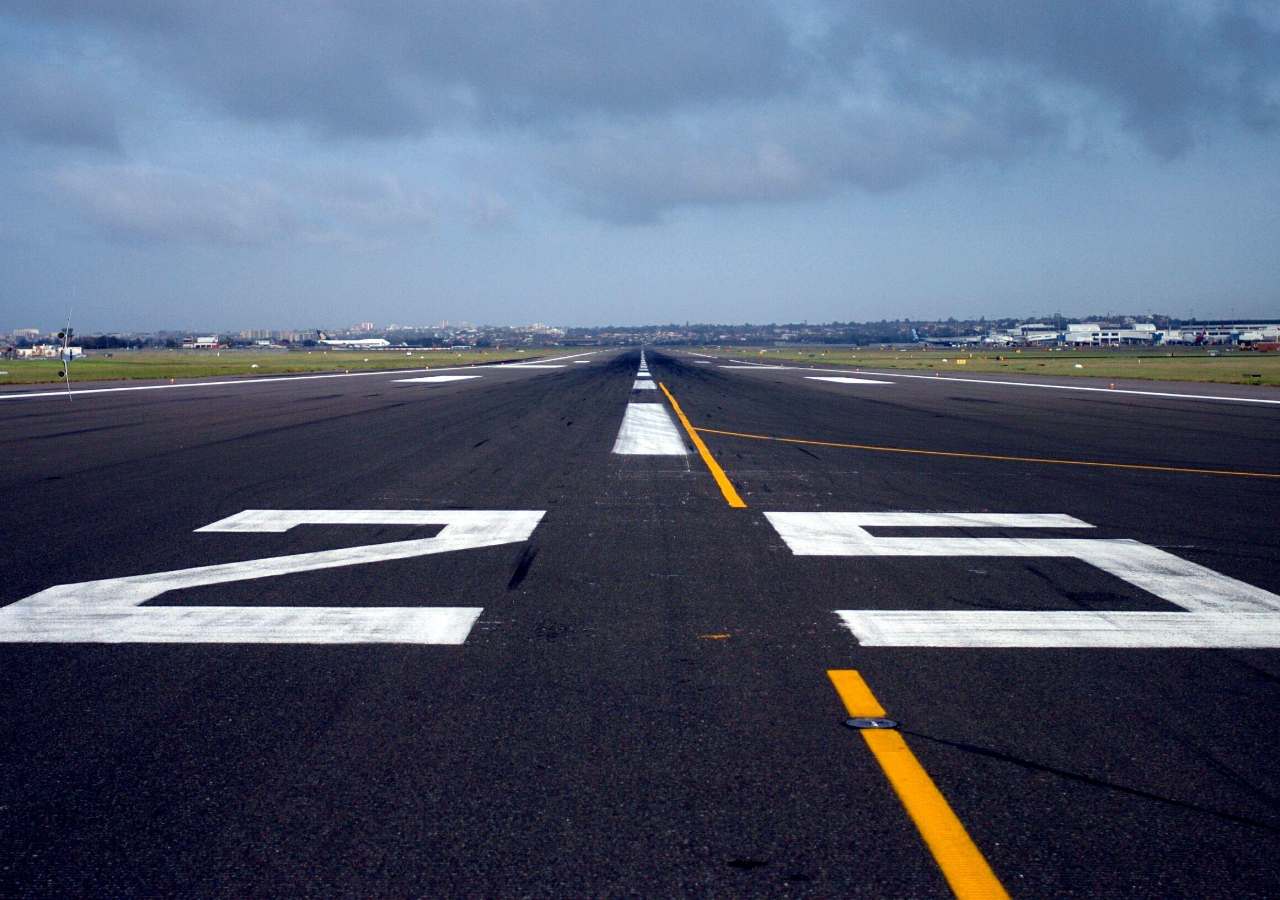
<file: index.html>
<!DOCTYPE html>
<html lang="en">
<head>
  <meta charset="UTF-8">
  <meta http-equiv="X-UA-Compatible" content="IE=edge">
  <meta name="viewport" content="width=device-width, initial-scale=1.0">
  <link rel="stylesheet" href="styles/normalize.css">
  <link rel="stylesheet" href="styles/style.css">
  <title>Plane</title>
</head>
<body>
  <div class="plane-one">
    <div class="plane-img">
      <img src="images/plane-img.png" alt="plane">
    </div>
  </div>
</body>
</html>
</file>
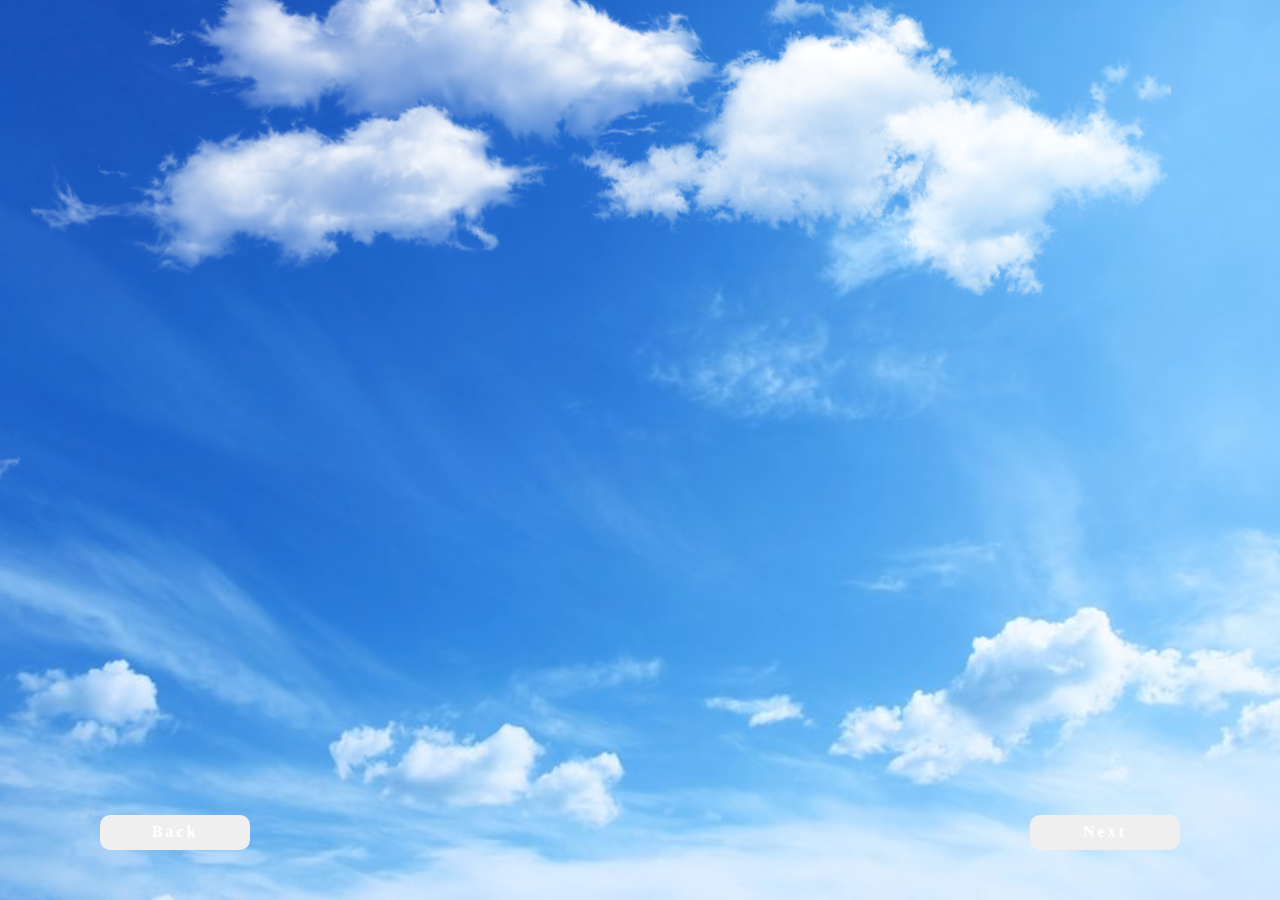
<file: plane-three.html>
<!DOCTYPE html>
<html lang="en">
<head>
  <meta charset="UTF-8">
  <meta http-equiv="X-UA-Compatible" content="IE=edge">
  <meta name="viewport" content="width=device-width, initial-scale=1.0">
  <link rel="stylesheet" href="styles/normalize.css">
  <link rel="stylesheet" href="styles/style.css">
  <title>plane-three</title>
</head>
<body>
  <div class="plane-three">
    <div class="cloud-img">
      <img src="images/clouds.png" alt="cloud">
    </div>
    <div class="cloud-img-two">
      <img src="images/clouds.png" alt="cloud">
    </div>
    <div class="plane-three-img">
      <img src="images/Plane-Download-PNG.png" alt="plane">
    </div>
    <a href="plane.html">
      <button class="btn back">
        Back
      </button>
    </a>
    <a href="#">
      <button class="btn">
        Next
      </button>
    </a>
  </div>
</body>
</html>
</file>
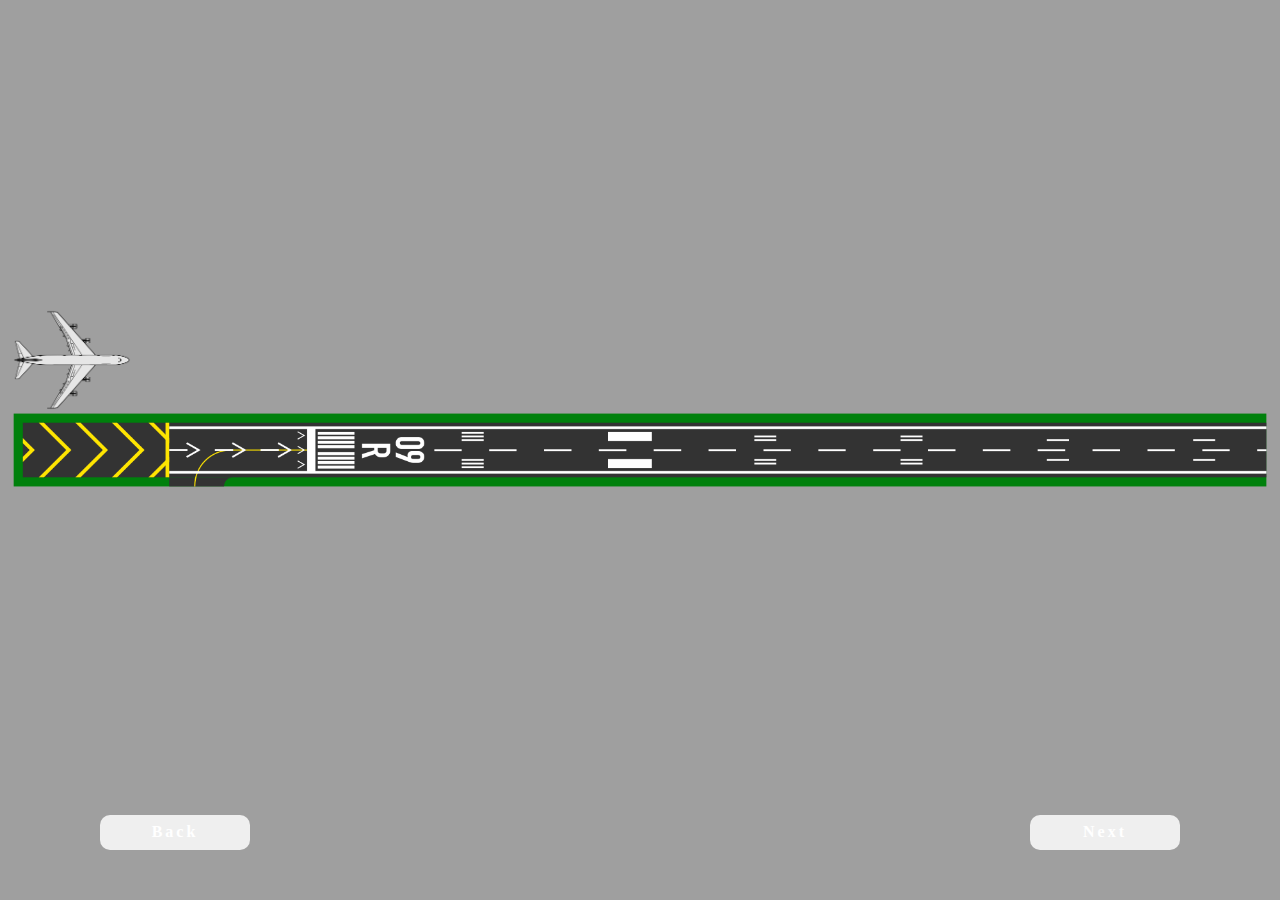
<file: plane.html>
<!DOCTYPE html>
<html lang="en">
<head>
  <meta charset="UTF-8">
  <meta http-equiv="X-UA-Compatible" content="IE=edge">
  <meta name="viewport" content="width=device-width, initial-scale=1.0">
  <link rel="stylesheet" href="styles/normalize.css">
  <link rel="stylesheet" href="styles/style.css">
  <title>plane-two</title>
</head>
<body>
  <div class="plane">
    <div class="plane-img">
      <img src="images/boeing-747-400-airplane-airbus-a340-plan-view-6e93aec656fb586125dc55cd68eebfcd.png" alt="plane">
    </div>
    <a href="index.html">
      <button class="btn back">
        Back
      </button>
    </a>
    <a href="plane-three.html">
      <button class="btn">
        Next
      </button>
    </a>
  </div>
</body>
</html>
</file>
<file: styles/style.css>
*::after,*::before,*{
  margin: 0;
  padding: 0;
  box-sizing: border-box;
}   

body{
  overflow: hidden;
}

.plane-one{
  /* display: none; */
  position: relative;
  width: 100vw;
  height: 100vh;
  background-image: url(../images/runway111.jpg);
  background-repeat: no-repeat;
  background-size: cover;
  background-position: center center;
  z-index: 2;
}

.plane-one-img {
   position: absolute;
   width: 100%;
   margin: 0 auto;
   top: 200px;
   text-align: center;
   animation: plane-one 5s ease 0s infinite;
   animation-fill-mode: forwards;
   -webkit-animation: plane-one 5s ease 0s infinite;
}

.plane-one-img img{
  width: 80px;
}

.btn{
   position: absolute;
   cursor: pointer;
   width: 150px;
   height: 35px;
   bottom: 50px;
   right: 100px;
   border: none;
   border-radius: 10px;
   -webkit-border-radius: 10px;
   -moz-border-radius: 10px;
   -ms-border-radius: 10px;
   -o-border-radius: 10px;
   color: #fff;
   font-weight: 700;
   letter-spacing: 3px;
   animation: clr 3s linear infinite;
   -webkit-animation: clr 3s linear infinite;
}

@keyframes clr {
  0%{
    background: rgb(9, 116, 209);
  }
  25%{
    background:  rgb(7, 65, 211) ;
  }
  50%{
    background: rgb(9, 116, 209);
  }
  75%{
    background:  rgb(7, 65, 211) ;
  }
  100%{
    background: rgb(9, 116, 209);
  }
}

@keyframes plane-one {
  0%{
    position: absolute;
    width: 100%;
    margin: 0 auto;
    top: 200px;
    text-align: center;
    transform: scale(1);
    -webkit-transform: scale(1);
    -moz-transform: scale(1);
    -ms-transform: scale(1);
    -o-transform: scale(1);
}
  25%{
    position: absolute;
    width: 100%;
    margin: 0 auto;
    top: 205px;
    text-align: center;
}
  50%{
    position: absolute;
    width: 100%;
    margin: 0 auto;
    text-align: center;
}
  75%{
    position: absolute;
    width: 100%;
    margin: 0 auto;
    text-align: center;
}
  100%{
    position: absolute;
    width: 100%;
    margin: 0 auto;
    top: -200px;
    text-align: center;
    transform: scale(3);
    -webkit-transform: scale(3);
    -moz-transform: scale(3);
    -ms-transform: scale(3);
    -o-transform: scale(3);
}
} 

.plane{
  width: 100vw;
  height: 100vh;
  background-color: #9f9f9f;
  background-image: url(../images/runway-markings.png);
  background-repeat: no-repeat;
  background-position: center center;
  background-size: contain;
}

.btn{
  position: absolute;
  cursor: pointer;
  width: 150px;
  height: 35px;
  bottom: 50px;
  right: 100px;
  border: none;
  border-radius: 10px;
  -webkit-border-radius: 10px;
  -moz-border-radius: 10px;
  -ms-border-radius: 10px;
  -o-border-radius: 10px;
  color: #fff;
  font-weight: 700;
  letter-spacing: 3px;
  animation: clr 3s linear infinite;
  -webkit-animation: clr 3s linear infinite;
}


@keyframes clr {
 0%{
   background: rgb(9, 116, 209);
 }
 25%{
   background:  rgb(7, 65, 211) ;
 }
 50%{
   background: rgb(9, 116, 209);
 }
 75%{
   background:  rgb(7, 65, 211) ;
 }
 100%{
   background: rgb(9, 116, 209);
 }
}

.plane-img img{
  position: absolute;
  top: 301px;
  left: 22px;
  width: 100px;
  transform: rotate(90deg);
  animation: plane 7s linear .5s infinite;
  -webkit-animation: plane 7s linear .5s infinite;
}

@keyframes plane {
  0%{
    position: absolute;
    top: 301px;
    left: 22px;
    width: 100px;
    transform: rotate(90deg);
  }

  100%{
    position: absolute;
    top: 301px;
    left: 98%;
    width: 100px;
    transform: rotate(90deg);
  }
}

.plane-three{
  width: 100vw;
  height: 100vh;
  background-image: url(../images/bigstock-Blue-sky-24967379.jpg);
  background-repeat: no-repeat;
  background-position: center center;
  background-size: cover;
}


.back{
  bottom: 50px;
  left: 100px;
}

.plane-three-img img{
  position: absolute;
  top: 0;
  left: -10em;
  width: 150px;
  z-index: 3;
  animation: plane-three 5s linear 1s infinite;
  -webkit-animation: plane-three 5s linear 1s infinite;
}

.cloud-img{
  position: absolute;
  left: -70em;
  top: 50px;
  z-index: 0;
  animation: cloud 80s linear 1s infinite;
  -webkit-animation: cloud 80s linear 1s infinite;
}

.cloud-img-two{
  position: absolute;
  top: -200px;
  z-index: 1;
  transform: rotateY(-180deg);
  -webkit-transform: rotateY(-180deg);
  -moz-transform: rotateY(-180deg);
  -ms-transform: rotateY(-180deg);
  -o-transform: rotateY(-180deg);
}

@keyframes clr {
 0%{
   background: rgb(9, 116, 209);
 }
 25%{
   background:  rgb(7, 65, 211) ;
 }
 50%{
   background: rgb(9, 116, 209);
 }
 75%{
   background:  rgb(7, 65, 211) ;
 }
 100%{
   background: rgb(9, 116, 209);
 }
}

@keyframes cloud {
  0%{
    position: absolute;
    left: -70em;
    top: 50px;
  }

  100%{
    position: absolute;
    left: 200%;
    top: 50px;
  }
}

@keyframes plane-three {
  0%{
  position: absolute;
  top: 30em;
  left: -10em;
  transform: scale(1);
  -webkit-transform: scale(1);
  -moz-transform: scale(1);
  -ms-transform: scale(1);
  -o-transform: scale(1);
}
  25%{
    position: absolute;
    top: 17em;
  }
  50%{
    position: absolute;
    top:5em;
  }
  60%{
    position: absolute;
    top:4.5em;
  }
  75%{
    position: absolute;
    top: 5em;
  }
  100%{
    position: absolute;
    top: 10em;
    left: 100em;
    transform: scale(2.5);
    -webkit-transform: scale(2.5);
    -moz-transform: scale(2.5);
    -ms-transform: scale(2.5);
    -o-transform: scale(2.5);
}
}
</file>
